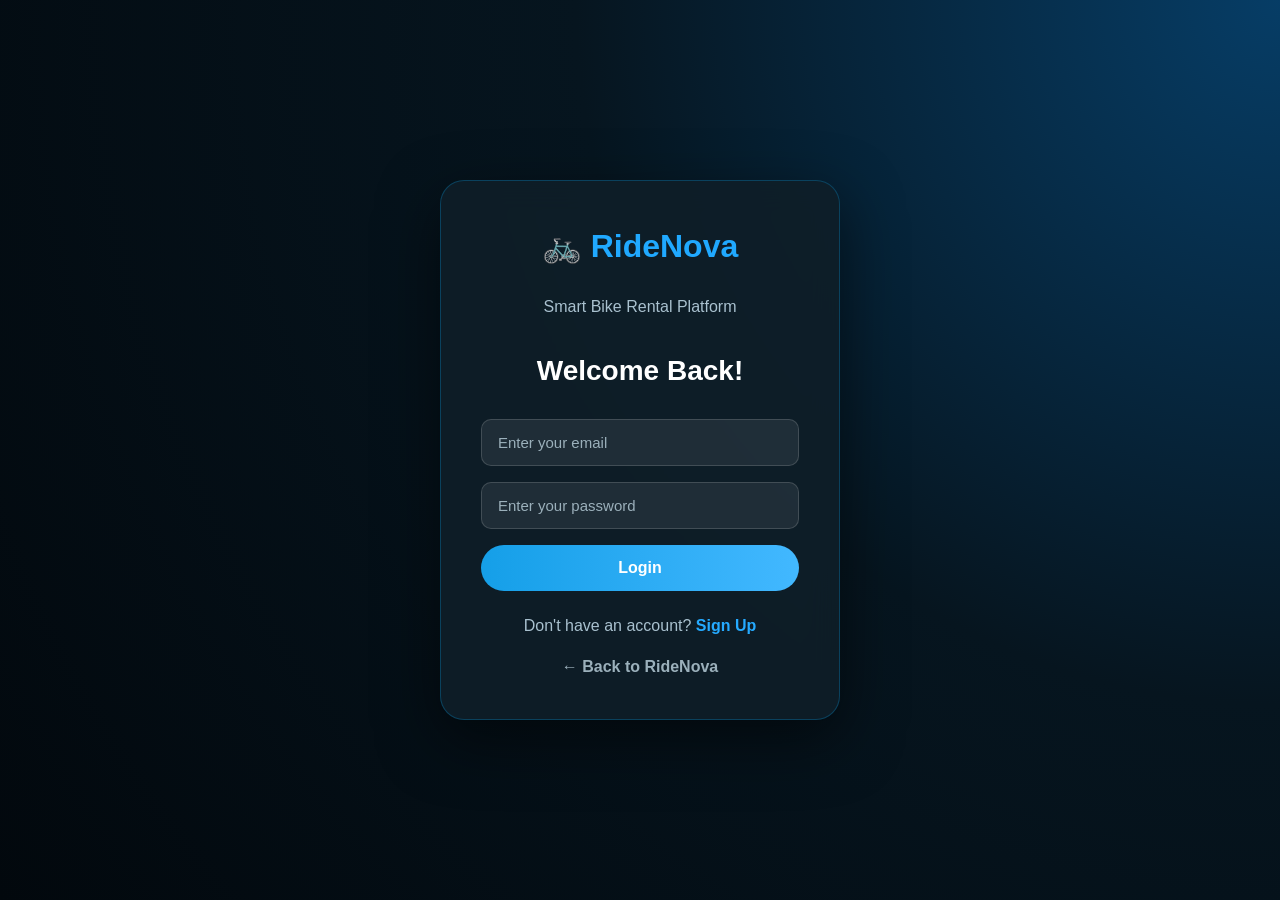
<file: login.html>
<!DOCTYPE html>
<html lang="en">

<head>
    <meta charset="UTF-8">
    <meta name="viewport" content="width=device-width, initial-scale=1.0">

    <title>RideNova - Login</title>

    <link rel="stylesheet" href="style.css">
</head>

<body>

    <div class="login-page">

        <div class="login-card">

            <div class="login-logo">
                🚲 RideNova
            </div>

            <p class="login-subtitle">
                Smart Bike Rental Platform
            </p>

            <h2>Welcome Back!</h2>

            <form id="loginForm">

                <input
                    type="email"
                    id="loginEmail"
                    placeholder="Enter your email"
                    required
                >

                <input
                    type="password"
                    id="loginPassword"
                    placeholder="Enter your password"
                    required
                >

                <button type="submit" class="login-btn">
                    Login
                </button>

            </form>

            <p>
                Don't have an account?
                <a href="register.html">Sign Up</a>
            </p>

            <a href="index.html" class="back-home">
                ← Back to RideNova
            </a>

        </div>

    </div>

    <script src="./auth.js"></script>

</body>
</html>
</file>
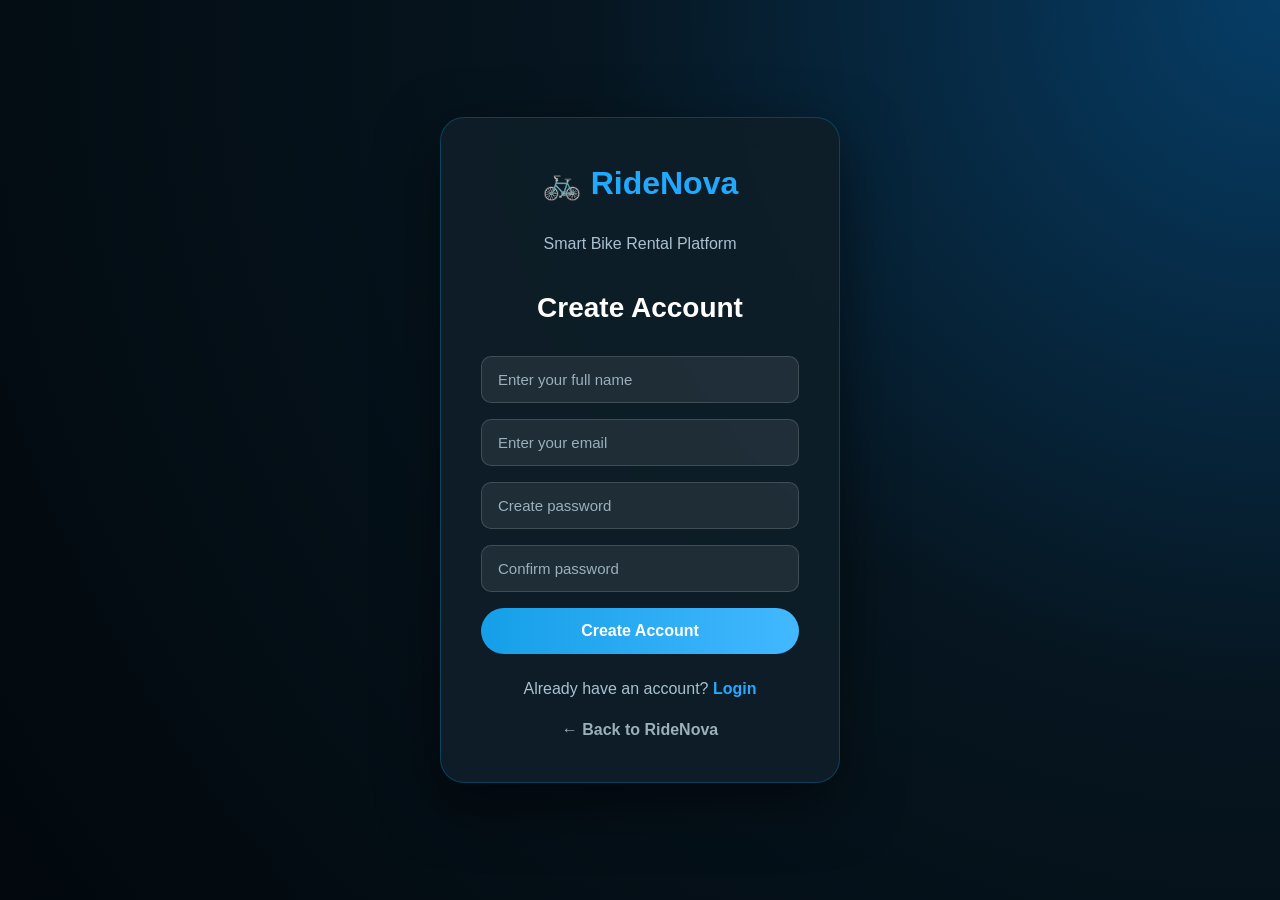
<file: register.html>
<!DOCTYPE html>
<html lang="en">

<head>
    <meta charset="UTF-8">
    <meta name="viewport" content="width=device-width, initial-scale=1.0">

    <title>RideNova - Create Account</title>

    <link rel="stylesheet" href="style.css">
</head>

<body>

    <div class="login-page">

        <div class="login-card">

            <div class="login-logo">
                🚲 RideNova
            </div>

            <p class="login-subtitle">
                Smart Bike Rental Platform
            </p>

            <h2>Create Account</h2>

            <form id="registerForm">

                <input
                    type="text"
                    id="registerName"
                    placeholder="Enter your full name"
                    required
                >

                <input
                    type="email"
                    id="registerEmail"
                    placeholder="Enter your email"
                    required
                >

                <input
                    type="password"
                    id="registerPassword"
                    placeholder="Create password"
                    required
                >

                <input
                    type="password"
                    id="confirmPassword"
                    placeholder="Confirm password"
                    required
                >

                <button type="submit" class="login-btn">
                    Create Account
                </button>

            </form>

            <p>
                Already have an account?
                <a href="login.html">Login</a>
            </p>

            <a href="index.html" class="back-home">
                ← Back to RideNova
            </a>

        </div>

    </div>

    <script src="./auth.js"></script>

</body>
</html>
</file>
<file: style.css>
/* Enhanced CSS with lighter gradients and premium features */

* {
    margin: 0;
    padding: 0;
    box-sizing: border-box;
}

:root {
    /* Lighter, more subtle gradients */
    --primary-color: #3b82f6;
    --primary-light: #60a5fa;
    --primary-dark: #1d4ed8;
    --primary-gradient: linear-gradient(135deg, #60a5fa 0%, #3b82f6 50%, #2563eb 100%);
    --secondary-color: #f59e0b;
    --secondary-gradient: linear-gradient(135deg, #fbbf24 0%, #f59e0b 100%);
    --success-color: #10b981;
    --success-gradient: linear-gradient(135deg, #34d399 0%, #10b981 100%);
    --warning-color: #f59e0b;
    --error-color: #ef4444;
    
    /* Background gradients - much lighter */
    --bg-gradient: linear-gradient(135deg, #f8fafc 0%, #e2e8f0 50%, #cbd5e1 100%);
    --bg-dark-gradient: linear-gradient(135deg, #1e293b 0%, #334155 50%, #475569 100%);
    --card-gradient: linear-gradient(135deg, rgba(255, 255, 255, 0.1) 0%, rgba(255, 255, 255, 0.05) 100%);
    
    /* Colors */
    --text-color: #1e293b;
    --text-light: #64748b;
    --text-white: #ffffff;
    --border-color: #e2e8f0;
    --shadow-color: rgba(0, 0, 0, 0.1);
    
    /* Spacing and effects */
    --border-radius: 20px;
    --shadow: 0 20px 25px -5px rgba(0, 0, 0, 0.1), 0 10px 10px -5px rgba(0, 0, 0, 0.04);
    --shadow-lg: 0 25px 50px -12px rgba(0, 0, 0, 0.25);
    --transition: all 0.3s cubic-bezier(0.4, 0, 0.2, 1);
    --transition-fast: all 0.15s ease;
    
    /* Typography */
    --font-primary: 'Inter', -apple-system, BlinkMacSystemFont, sans-serif;
    --font-weight-light: 300;
    --font-weight-normal: 400;
    --font-weight-medium: 500;
    --font-weight-semibold: 600;
    --font-weight-bold: 700;
    --font-weight-black: 800;
}

/* Dark theme variables */
[data-theme="dark"] {
    --bg-gradient: linear-gradient(135deg, #0f172a 0%, #1e293b 50%, #334155 100%);
    --text-color: #f8fafc;
    --text-light: #cbd5e1;
    --border-color: #334155;
    --card-gradient: linear-gradient(135deg, rgba(255, 255, 255, 0.08) 0%, rgba(255, 255, 255, 0.04) 100%);
}

/* Base styles */
html {
    scroll-behavior: smooth;
    font-size: 16px;
}

body {
    font-family: var(--font-primary);
    background: var(--bg-gradient);
    color: var(--text-color);
    line-height: 1.6;
    overflow-x: hidden;
    font-weight: var(--font-weight-normal);
}

.container {
    max-width: 1200px;
    margin: 0 auto;
    padding: 0 20px;
}

/* Preloader */
.preloader {
    position: fixed;
    top: 0;
    left: 0;
    width: 100%;
    height: 100%;
    background: var(--bg-gradient);
    display: flex;
    align-items: center;
    justify-content: center;
    z-index: 9999;
    transition: opacity 0.5s ease;
}

.preloader .loader {
    text-align: center;
}

.preloader .spinner {
    font-size: 3rem;
    color: var(--primary-color);
    animation: spin 1s linear infinite;
}

.preloader h3 {
    margin-top: 20px;
    font-weight: var(--font-weight-semibold);
    color: var(--text-light);
}

/* Navigation */
.navbar {
    position: fixed;
    top: 0;
    width: 100%;
    background: rgba(255, 255, 255, 0.95);
    backdrop-filter: blur(20px);
    z-index: 1000;
    padding: 15px 0;
    border-bottom: 1px solid var(--border-color);
    transition: var(--transition);
}

[data-theme="dark"] .navbar {
    background: rgba(15, 23, 42, 0.95);
}

.navbar.scrolled {
    padding: 10px 0;
    box-shadow: var(--shadow);
}

.nav-container {
    max-width: 1200px;
    margin: 0 auto;
    padding: 0 20px;
    display: flex;
    justify-content: space-between;
    align-items: center;
}

.nav-logo {
    display: flex;
    align-items: center;
    font-size: 24px;
    font-weight: var(--font-weight-bold);
    color: var(--primary-color);
    text-decoration: none;
}

.logo-icon {
    margin-right: 12px;
    font-size: 28px;
    animation: float 3s ease-in-out infinite;
}

.logo-text {
    background: var(--primary-gradient);
    -webkit-background-clip: text;
    -webkit-text-fill-color: transparent;
    background-clip: text;
}

.nav-menu {
    display: flex;
    list-style: none;
    align-items: center;
    gap: 35px;
}

.nav-link {
    text-decoration: none;
    color: var(--text-color);
    font-weight: var(--font-weight-medium);
    transition: var(--transition);
    position: relative;
    padding: 8px 0;
}

.nav-link:hover,
.nav-link.active {
    color: var(--primary-color);
}

.nav-link::after {
    content: '';
    position: absolute;
    bottom: 0;
    left: 0;
    width: 0;
    height: 2px;
    background: var(--primary-gradient);
    transition: var(--transition);
    border-radius: 1px;
}

.nav-link:hover::after,
.nav-link.active::after {
    width: 100%;
}

.btn-login {
    background: var(--primary-gradient);
    color: white;
    padding: 10px 24px;
    border-radius: 50px;
    text-decoration: none;
    font-weight: var(--font-weight-semibold);
    transition: var(--transition);
    border: none;
    cursor: pointer;
}

.btn-login:hover {
    transform: translateY(-2px);
    box-shadow: var(--shadow);
}

.theme-toggle {
    background: var(--card-gradient);
    border: 1px solid var(--border-color);
    border-radius: 50%;
    width: 40px;
    height: 40px;
    display: flex;
    align-items: center;
    justify-content: center;
    cursor: pointer;
    transition: var(--transition);
    color: var(--text-color);
}

.theme-toggle:hover {
    background: var(--primary-color);
    color: white;
    transform: scale(1.1);
}

.hamburger {
    display: none;
    flex-direction: column;
    cursor: pointer;
    padding: 5px;
}

.hamburger span {
    width: 25px;
    height: 3px;
    background: var(--text-color);
    margin: 3px 0;
    transition: var(--transition);
    border-radius: 2px;
}

/* Hero Section */
.hero {
    min-height: 100vh;
    display: flex;
    flex-direction: column;
    justify-content: center;
    align-items: center;
    padding: 120px 20px 60px;
    position: relative;
    overflow: hidden;
}

.hero-bg-animation {
    position: absolute;
    top: 0;
    left: 0;
    right: 0;
    bottom: 0;
    background: 
        radial-gradient(circle at 20% 50%, rgba(59, 130, 246, 0.1) 0%, transparent 50%),
        radial-gradient(circle at 80% 20%, rgba(245, 158, 11, 0.1) 0%, transparent 50%),
        radial-gradient(circle at 40% 80%, rgba(16, 185, 129, 0.1) 0%, transparent 50%);
    animation: gradientShift 15s ease infinite;
}

.hero-container {
    max-width: 1200px;
    display: grid;
    grid-template-columns: 1fr 1fr;
    gap: 80px;
    align-items: center;
    margin-bottom: 60px;
    position: relative;
    z-index: 2;
}

.hero-badge {
    display: inline-flex;
    align-items: center;
    gap: 8px;
    background: var(--card-gradient);
    border: 1px solid var(--border-color);
    padding: 8px 16px;
    border-radius: 50px;
    font-size: 14px;
    font-weight: var(--font-weight-semibold);
    color: var(--primary-color);
    margin-bottom: 24px;
    backdrop-filter: blur(10px);
    animation: fadeInUp 1s ease;
}

.hero-badge i {
    color: var(--secondary-color);
}

.hero-title {
    font-size: clamp(3rem, 8vw, 5rem);
    font-weight: var(--font-weight-black);
    line-height: 1.1;
    margin-bottom: 24px;
    animation: fadeInUp 1s ease 0.2s both;
}

.title-main {
    color: var(--text-color);
}

.title-accent {
    background: var(--primary-gradient);
    -webkit-background-clip: text;
    -webkit-text-fill-color: transparent;
    background-clip: text;
}

.hero-subtitle {
    font-size: 1.25rem;
    color: var(--text-light);
    margin-bottom: 32px;
    max-width: 500px;
    line-height: 1.6;
    font-weight: var(--font-weight-normal);
    animation: fadeInUp 1s ease 0.4s both;
}

.hero-features {
    display: flex;
    gap: 24px;
    margin-bottom: 40px;
    animation: fadeInUp 1s ease 0.6s both;
}

.mini-feature {
    display: flex;
    align-items: center;
    gap: 8px;
    font-size: 14px;
    font-weight: var(--font-weight-medium);
    color: var(--text-light);
}

.mini-feature i {
    color: var(--primary-color);
    font-size: 16px;
}

.hero-buttons {
    display: flex;
    gap: 20px;
    margin-bottom: 48px;
    animation: fadeInUp 1s ease 0.8s both;
}

.btn-primary,
.btn-secondary {
    display: inline-flex;
    align-items: center;
    gap: 10px;
    padding: 16px 32px;
    border-radius: 50px;
    font-size: 16px;
    font-weight: var(--font-weight-semibold);
    text-decoration: none;
    border: none;
    cursor: pointer;
    transition: var(--transition);
    position: relative;
    overflow: hidden;
}

.btn-primary {
    background: var(--primary-gradient);
    color: white;
    box-shadow: var(--shadow);
}

.btn-primary:hover {
    transform: translateY(-3px);
    box-shadow: var(--shadow-lg);
}

.btn-secondary {
    background: var(--card-gradient);
    color: var(--text-color);
    border: 2px solid var(--border-color);
    backdrop-filter: blur(10px);
}

.btn-secondary:hover {
    background: var(--primary-color);
    color: white;
    border-color: var(--primary-color);
    transform: translateY(-3px);
}

.hero-stats-mini {
    display: flex;
    gap: 32px;
    animation: fadeInUp 1s ease 1s both;
}

.stat-mini {
    text-align: left;
}

.stat-mini .stat-number {
    display: block;
    font-size: 2rem;
    font-weight: var(--font-weight-bold);
    color: var(--primary-color);
    line-height: 1;
}

.stat-mini .stat-label {
    font-size: 14px;
    color: var(--text-light);
    font-weight: var(--font-weight-medium);
}

.hero-image {
    display: flex;
    justify-content: center;
    align-items: center;
    position: relative;
}

.bike-showcase {
    position: relative;
    width: 400px;
    height: 400px;
    display: flex;
    align-items: center;
    justify-content: center;
}

.bike-3d {
    position: relative;
    z-index: 2;
}

.bike-main {
    width: 350px;
    height: 280px;
    object-fit: cover;
    border-radius: 20px;
    box-shadow: var(--shadow-lg);
    animation: float 6s ease-in-out infinite;
}

.floating-elements {
    position: absolute;
    top: 0;
    left: 0;
    right: 0;
    bottom: 0;
}

.floating-icon {
    position: absolute;
    width: 50px;
    height: 50px;
    background: var(--card-gradient);
    border: 1px solid var(--border-color);
    border-radius: 50%;
    display: flex;
    align-items: center;
    justify-content: center;
    font-size: 20px;
    color: var(--primary-color);
    backdrop-filter: blur(10px);
    animation: floatIcon 4s ease-in-out infinite;
}

.floating-icon:nth-child(2) {
    animation-delay: 1s;
}

.floating-icon:nth-child(3) {
    animation-delay: 2s;
}

.hero-stats {
    display: grid;
    grid-template-columns: repeat(auto-fit, minmax(200px, 1fr));
    gap: 40px;
    max-width: 1000px;
    position: relative;
    z-index: 2;
}

.stat-item {
    background: var(--card-gradient);
    border: 1px solid var(--border-color);
    border-radius: var(--border-radius);
    padding: 32px 24px;
    text-align: center;
    backdrop-filter: blur(20px);
    transition: var(--transition);
}

.stat-item:hover {
    transform: translateY(-8px);
    box-shadow: var(--shadow-lg);
}

.stat-icon {
    width: 60px;
    height: 60px;
    border-radius: 50%;
    background: var(--primary-gradient);
    display: flex;
    align-items: center;
    justify-content: center;
    margin: 0 auto 20px;
    font-size: 24px;
    color: white;
}

.stat-item .stat-number {
    display: block;
    font-size: 3rem;
    font-weight: var(--font-weight-black);
    color: var(--primary-color);
    line-height: 1;
    margin-bottom: 8px;
}

.stat-item .stat-label {
    font-size: 16px;
    color: var(--text-color);
    font-weight: var(--font-weight-semibold);
    margin-bottom: 4px;
}

.stat-growth {
    font-size: 12px;
    color: var(--success-color);
    font-weight: var(--font-weight-medium);
}

/* Search Section */
.search-section {
    padding: 40px 20px;
    margin: 0 20px;
    transform: translateY(-80px);
    position: relative;
    z-index: 10;
}

.search-container {
    max-width: 1200px;
    margin: 0 auto;
}

.search-card {
    background: rgba(255, 255, 255, 0.95);
    backdrop-filter: blur(20px);
    border: 1px solid var(--border-color);
    border-radius: var(--border-radius);
    padding: 40px;
    box-shadow: var(--shadow-lg);
}

[data-theme="dark"] .search-card {
    background: rgba(15, 23, 42, 0.95);
}

.search-header {
    text-align: center;
    margin-bottom: 32px;
}

.search-header h3 {
    font-size: 1.75rem;
    font-weight: var(--font-weight-bold);
    color: var(--text-color);
    margin-bottom: 8px;
}

.search-header p {
    color: var(--text-light);
    font-weight: var(--font-weight-medium);
}

.search-form {
    display: grid;
    grid-template-columns: repeat(auto-fit, minmax(200px, 1fr));
    gap: 24px;
    align-items: end;
}

.search-item {
    display: flex;
    align-items: flex-start;
    gap: 12px;
}

.search-icon {
    width: 40px;
    height: 40px;
    background: var(--primary-gradient);
    border-radius: 10px;
    display: flex;
    align-items: center;
    justify-content: center;
    color: white;
    font-size: 16px;
    margin-top: 24px;
    flex-shrink: 0;
}

.search-input {
    flex: 1;
}

.search-input label {
    display: block;
    font-size: 14px;
    font-weight: var(--font-weight-semibold);
    color: var(--text-light);
    margin-bottom: 8px;
}

.search-input select,
.search-input input {
    width: 100%;
    padding: 14px 16px;
    border: 2px solid var(--border-color);
    border-radius: 12px;
    background: white;
    color: var(--text-color);
    font-size: 16px;
    font-weight: var(--font-weight-medium);
    transition: var(--transition);
}

[data-theme="dark"] .search-input select,
[data-theme="dark"] .search-input input {
    background: rgba(255, 255, 255, 0.05);
    border-color: rgba(255, 255, 255, 0.1);
}

.search-input select:focus,
.search-input input:focus {
    outline: none;
    border-color: var(--primary-color);
    box-shadow: 0 0 0 3px rgba(59, 130, 246, 0.1);
}

.search-btn {
    background: var(--primary-gradient);
    color: white;
    border: none;
    padding: 16px 24px;
    border-radius: 12px;
    font-weight: var(--font-weight-semibold);
    cursor: pointer;
    transition: var(--transition);
    display: flex;
    align-items: center;
    gap: 10px;
    box-shadow: var(--shadow);
    min-width: 160px;
    justify-content: center;
}

.search-btn:hover {
    transform: translateY(-2px);
    box-shadow: var(--shadow-lg);
}

/* Map Section */
.map-section {
    padding: 80px 20px;
    background: var(--card-gradient);
    border-top: 1px solid var(--border-color);
}

.section-header {
    text-align: center;
    margin-bottom: 60px;
}

.section-header h2 {
    font-size: clamp(2rem, 5vw, 3rem);
    font-weight: var(--font-weight-black);
    color: var(--text-color);
    margin-bottom: 16px;
}

.section-header p {
    font-size: 1.125rem;
    color: var(--text-light);
    font-weight: var(--font-weight-medium);
    max-width: 600px;
    margin: 0 auto;
}

.map-container {
    display: grid;
    grid-template-columns: 2fr 1fr;
    gap: 40px;
    align-items: start;
}

.live-map {
    background: var(--card-gradient);
    border: 1px solid var(--border-color);
    border-radius: var(--border-radius);
    height: 500px;
    position: relative;
    overflow: hidden;
    backdrop-filter: blur(10px);
}

.map-placeholder {
    height: 100%;
    display: flex;
    flex-direction: column;
    align-items: center;
    justify-content: center;
    position: relative;
    background: 
        radial-gradient(circle at 30% 30%, rgba(59, 130, 246, 0.05) 0%, transparent 50%),
        radial-gradient(circle at 70% 70%, rgba(245, 158, 11, 0.05) 0%, transparent 50%);
}

.map-overlay {
    text-align: center;
    z-index: 2;
}

.map-overlay i {
    font-size: 80px;
    color: var(--primary-color);
    margin-bottom: 20px;
    opacity: 0.7;
}

.map-overlay h4 {
    font-size: 1.5rem;
    font-weight: var(--font-weight-bold);
    color: var(--text-color);
    margin-bottom: 8px;
}

.map-overlay p {
    color: var(--text-light);
    font-weight: var(--font-weight-medium);
}

.bike-markers {
    position: absolute;
    top: 0;
    left: 0;
    right: 0;
    bottom: 0;
}

.marker {
    position: absolute;
    width: 45px;
    height: 45px;
    border-radius: 50%;
    display: flex;
    align-items: center;
    justify-content: center;
    color: white;
    font-size: 20px;
    cursor: pointer;
    transition: var(--transition);
    box-shadow: var(--shadow);
}

.marker.available {
    background: var(--success-gradient);
}

.marker.busy {
    background: linear-gradient(135deg, #f59e0b 0%, #d97706 100%);
}

.marker.unavailable {
    background: linear-gradient(135deg, #ef4444 0%, #dc2626 100%);
}

.marker:hover {
    transform: scale(1.2);
}

.marker.pulse {
    animation: pulse 2s infinite;
}

.marker-tooltip {
    position: absolute;
    top: -50px;
    left: 50%;
    transform: translateX(-50%);
    background: rgba(0, 0, 0, 0.9);
    color: white;
    padding: 8px 12px;
    border-radius: 8px;
    font-size: 12px;
    font-weight: var(--font-weight-medium);
    white-space: nowrap;
    opacity: 0;
    transition: var(--transition);
    pointer-events: none;
}

.marker:hover .marker-tooltip {
    opacity: 1;
}

.map-controls-overlay {
    position: absolute;
    top: 20px;
    right: 20px;
    display: flex;
    flex-direction: column;
    gap: 10px;
}

.map-control-btn {
    width: 45px;
    height: 45px;
    background: white;
    border: 1px solid var(--border-color);
    border-radius: 12px;
    display: flex;
    align-items: center;
    justify-content: center;
    color: var(--text-color);
    cursor: pointer;
    transition: var(--transition);
    box-shadow: var(--shadow);
}

[data-theme="dark"] .map-control-btn {
    background: rgba(15, 23, 42, 0.9);
}

.map-control-btn:hover {
    background: var(--primary-color);
    color: white;
    transform: scale(1.05);
}

.map-sidebar {
    display: flex;
    flex-direction: column;
    gap: 24px;
}

.map-filters,
.nearby-stations,
.legend {
    background: var(--card-gradient);
    border: 1px solid var(--border-color);
    border-radius: var(--border-radius);
    padding: 24px;
    backdrop-filter: blur(10px);
}

.map-filters h4,
.nearby-stations h4,
.legend h4 {
    font-size: 1.125rem;
    font-weight: var(--font-weight-bold);
    color: var(--text-color);
    margin-bottom: 16px;
}

.filter-buttons {
    display: flex;
    flex-direction: column;
    gap: 8px;
}

.filter-btn {
    display: flex;
    align-items: center;
    gap: 10px;
    background: transparent;
    border: 2px solid var(--border-color);
    color: var(--text-light);
    padding: 12px 16px;
    border-radius: 10px;
    cursor: pointer;
    transition: var(--transition);
    font-weight: var(--font-weight-medium);
    text-align: left;
}

.filter-btn:hover,
.filter-btn.active {
    background: var(--primary-color);
    border-color: var(--primary-color);
    color: white;
}

.station-list {
    display: flex;
    flex-direction: column;
    gap: 12px;
}

.station-item {
    display: flex;
    justify-content: space-between;
    align-items: center;
    padding: 16px;
    background: var(--card-gradient);
    border: 1px solid var(--border-color);
    border-radius: 12px;
    transition: var(--transition);
}

.station-item:hover {
    transform: translateX(4px);
    box-shadow: var(--shadow);
}

.station-info h5 {
    font-weight: var(--font-weight-semibold);
    color: var(--text-color);
    margin-bottom: 4px;
}

.distance {
    font-size: 12px;
    color: var(--text-light);
    font-weight: var(--font-weight-medium);
}

.station-status {
    display: flex;
    align-items: center;
    gap: 6px;
    padding: 6px 12px;
    border-radius: 20px;
    font-size: 12px;
    font-weight: var(--font-weight-bold);
}

.station-status.available {
    background: rgba(16, 185, 129, 0.1);
    color: var(--success-color);
}

.station-status.busy {
    background: rgba(245, 158, 11, 0.1);
    color: var(--warning-color);
}

.legend-items {
    display: flex;
    flex-direction: column;
    gap: 12px;
}

.legend-item {
    display: flex;
    align-items: center;
    gap: 12px;
    font-size: 14px;
    font-weight: var(--font-weight-medium);
    color: var(--text-light);
}

.legend-color {
    width: 16px;
    height: 16px;
    border-radius: 50%;
    flex-shrink: 0;
}

.legend-color.available {
    background: var(--success-gradient);
}

.legend-color.busy {
    background: linear-gradient(135deg, #f59e0b 0%, #d97706 100%);
}

.legend-color.unavailable {
    background: linear-gradient(135deg, #ef4444 0%, #dc2626 100%);
}

/* Bikes Section */
.bikes-section {
    padding: 80px 20px;
    background: white;
}

[data-theme="dark"] .bikes-section {
    background: #0f172a;
}

.bike-categories {
    display: flex;
    justify-content: center;
    gap: 16px;
    margin-bottom: 48px;
    flex-wrap: wrap;
}

.category-btn {
    display: flex;
    align-items: center;
    gap: 8px;
    background: var(--card-gradient);
    border: 2px solid var(--border-color);
    color: var(--text-light);
    padding: 12px 24px;
    border-radius: 50px;
    cursor: pointer;
    transition: var(--transition);
    font-weight: var(--font-weight-semibold);
    backdrop-filter: blur(10px);
}

.category-btn:hover,
.category-btn.active {
    background: var(--primary-gradient);
    border-color: var(--primary-color);
    color: white;
    transform: translateY(-2px);
    box-shadow: var(--shadow);
}

.bikes-grid {
    display: grid;
    grid-template-columns: repeat(auto-fit, minmax(380px, 1fr));
    gap: 32px;
}

.bike-card {
    background: var(--card-gradient);
    border: 1px solid var(--border-color);
    border-radius: var(--border-radius);
    padding: 24px;
    transition: var(--transition);
    position: relative;
    overflow: hidden;
    backdrop-filter: blur(20px);
}

.bike-card:hover {
    transform: translateY(-8px);
    box-shadow: var(--shadow-lg);
}

.bike-card.premium {
    border: 2px solid var(--primary-color);
    background: linear-gradient(135deg, rgba(59, 130, 246, 0.05) 0%, rgba(59, 130, 246, 0.02) 100%);
}

.bike-badges {
    position: absolute;
    top: 16px;
    right: 16px;
    display: flex;
    flex-direction: column;
    gap: 8px;
    z-index: 3;
}

.premium-badge,
.popular-badge,
.eco-badge,
.new-badge,
.family-badge,
.exclusive-badge {
    display: flex;
    align-items: center;
    gap: 6px;
    padding: 6px 12px;
    border-radius: 20px;
    font-size: 12px;
    font-weight: var(--font-weight-bold);
    text-transform: uppercase;
    letter-spacing: 0.5px;
}

.premium-badge {
    background: var(--primary-gradient);
    color: white;
}

.popular-badge {
    background: linear-gradient(135deg, #ef4444 0%, #dc2626 100%);
    color: white;
}

.eco-badge {
    background: var(--success-gradient);
    color: white;
}

.new-badge,
.exclusive-badge {
    background: var(--secondary-gradient);
    color: white;
}

.family-badge {
    background: linear-gradient(135deg, #8b5cf6 0%, #7c3aed 100%);
    color: white;
}

.bike-image {
    position: relative;
    margin-bottom: 24px;
    border-radius: 16px;
    overflow: hidden;
    height: 250px;
    background: var(--card-gradient);
}

.bike-img {
    width: 100%;
    height: 100%;
    object-fit: cover;
    transition: var(--transition);
}

.bike-card:hover .bike-img {
    transform: scale(1.05);
}

.bike-status {
    position: absolute;
    top: 16px;
    left: 16px;
    display: flex;
    align-items: center;
    gap: 6px;
    padding: 8px 12px;
    border-radius: 20px;
    font-size: 12px;
    font-weight: var(--font-weight-bold);
    backdrop-filter: blur(10px);
}

.bike-status.available {
    background: rgba(16, 185, 129, 0.9);
    color: white;
}

.bike-status.limited {
    background: rgba(245, 158, 11, 0.9);
    color: white;
}

.quick-view {
    position: absolute;
    bottom: 16px;
    left: 50%;
    transform: translateX(-50%) translateY(100%);
    display: flex;
    align-items: center;
    gap: 8px;
    background: rgba(0, 0, 0, 0.8);
    color: white;
    padding: 10px 16px;
    border-radius: 20px;
    font-size: 14px;
    font-weight: var(--font-weight-semibold);
    cursor: pointer;
    transition: var(--transition);
}

.bike-card:hover .quick-view {
    transform: translateX(-50%) translateY(0);
}

.bike-info {
    flex: 1;
}

.bike-header {
    display: flex;
    justify-content: space-between;
    align-items: start;
    margin-bottom: 16px;
}

.bike-header h3 {
    font-size: 1.375rem;
    font-weight: var(--font-weight-bold);
    color: var(--text-color);
}

.bike-rating {
    display: flex;
    align-items: center;
    gap: 8px;
}

.stars {
    display: flex;
    gap: 2px;
}

.stars i {
    font-size: 14px;
    color: var(--secondary-color);
}

.rating-count {
    font-size: 12px;
    color: var(--text-light);
    font-weight: var(--font-weight-medium);
}

.bike-features {
    display: grid;
    grid-template-columns: repeat(2, 1fr);
    gap: 8px;
    margin-bottom: 20px;
}

.feature-item {
    display: flex;
    align-items: center;
    gap: 8px;
    font-size: 13px;
    font-weight: var(--font-weight-medium);
    color: var(--text-light);
    padding: 8px;
    background: var(--card-gradient);
    border-radius: 8px;
    border: 1px solid var(--border-color);
}

.feature-item i {
    color: var(--primary-color);
    font-size: 14px;
    width: 16px;
    text-align: center;
}

.bike-price {
    display: flex;
    align-items: center;
    gap: 16px;
    margin-bottom: 20px;
}

.price-main {
    display: flex;
    align-items: baseline;
    gap: 4px;
}

.currency {
    font-size: 1.125rem;
    font-weight: var(--font-weight-bold);
    color: var(--primary-color);
}

.amount {
    font-size: 2rem;
    font-weight: var(--font-weight-black);
    color: var(--primary-color);
}

.period {
    font-size: 1rem;
    font-weight: var(--font-weight-medium);
    color: var(--text-light);
}

.price-original {
    font-size: 1rem;
    color: var(--text-light);
    text-decoration: line-through;
    font-weight: var(--font-weight-medium);
}

.discount-badge {
    background: var(--error-color);
    color: white;
    padding: 4px 8px;
    border-radius: 12px;
    font-size: 11px;
    font-weight: var(--font-weight-bold);
    text-transform: uppercase;
}

.bike-actions {
    display: flex;
    gap: 12px;
}

.btn-rent {
    flex: 1;
    background: var(--primary-gradient);
    color: white;
    border: none;
    padding: 14px 20px;
    border-radius: 12px;
    font-weight: var(--font-weight-semibold);
    cursor: pointer;
    transition: var(--transition);
    display: flex;
    align-items: center;
    justify-content: center;
    gap: 8px;
}

.btn-rent:hover {
    transform: translateY(-2px);
    box-shadow: var(--shadow);
}

.btn-wishlist {
    width: 50px;
    height: 50px;
    background: var(--card-gradient);
    border: 2px solid var(--border-color);
    border-radius: 12px;
    display: flex;
    align-items: center;
    justify-content: center;
    cursor: pointer;
    transition: var(--transition);
    color: var(--text-light);
}

.btn-wishlist:hover {
    background: var(--error-color);
    border-color: var(--error-color);
    color: white;
    transform: scale(1.05);
}

.load-more-section {
    text-align: center;
    margin-top: 60px;
}

.btn-load-more {
    background: var(--card-gradient);
    border: 2px solid var(--primary-color);
    color: var(--primary-color);
    padding: 16px 32px;
    border-radius: 50px;
    font-weight: var(--font-weight-semibold);
    cursor: pointer;
    transition: var(--transition);
    display: inline-flex;
    align-items: center;
    gap: 10px;
    margin-bottom: 16px;
}

.btn-load-more:hover {
    background: var(--primary-color);
    color: white;
    transform: translateY(-2px);
}

.load-more-section p {
    color: var(--text-light);
    font-weight: var(--font-weight-medium);
}

/* Features Section */
.features-section {
    padding: 80px 20px;
    background: var(--card-gradient);
    border-top: 1px solid var(--border-color);
}

.features-grid {
    display: grid;
    grid-template-columns: repeat(auto-fit, minmax(300px, 1fr));
    gap: 32px;
}

.feature-card {
    background: white;
    border: 1px solid var(--border-color);
    border-radius: var(--border-radius);
    padding: 32px;
    text-align: center;
    transition: var(--transition);
    position: relative;
    overflow: hidden;
}

[data-theme="dark"] .feature-card {
    background: rgba(15, 23, 42, 0.8);
}

.feature-card::before {
    content: '';
    position: absolute;
    top: 0;
    left: -100%;
    width: 100%;
    height: 100%;
    background: linear-gradient(90deg, transparent, rgba(59, 130, 246, 0.1), transparent);
    transition: left 0.5s ease;
}

.feature-card:hover::before {
    left: 100%;
}

.feature-card:hover {
    transform: translateY(-8px);
    box-shadow: var(--shadow-lg);
}

.feature-icon {
    width: 80px;
    height: 80px;
    border-radius: 50%;
    background: var(--primary-gradient);
    display: flex;
    align-items: center;
    justify-content: center;
    margin: 0 auto 24px;
    font-size: 32px;
    color: white;
    position: relative;
    z-index: 2;
}

.feature-card h3 {
    font-size: 1.375rem;
    font-weight: var(--font-weight-bold);
    color: var(--text-color);
    margin-bottom: 16px;
}

.feature-card p {
    color: var(--text-light);
    line-height: 1.6;
    font-weight: var(--font-weight-medium);
    margin-bottom: 24px;
}

.feature-demo {
    margin-top: 20px;
}

.demo-btn {
    background: var(--card-gradient);
    border: 2px solid var(--primary-color);
    color: var(--primary-color);
    padding: 10px 20px;
    border-radius: 25px;
    font-weight: var(--font-weight-semibold);
    cursor: pointer;
    transition: var(--transition);
    display: inline-flex;
    align-items: center;
    gap: 8px;
    font-size: 14px;
}

.demo-btn:hover {
    background: var(--primary-color);
    color: white;
    transform: translateY(-2px);
}

/* Pricing Section */
.pricing-section {
    padding: 80px 20px;
    background: white;
}

[data-theme="dark"] .pricing-section {
    background: #0f172a;
}

.pricing-toggle {
    display: flex;
    align-items: center;
    justify-content: center;
    gap: 16px;
    margin-bottom: 48px;
    position: relative;
}

.toggle-label {
    font-weight: var(--font-weight-semibold);
    color: var(--text-light);
}

.toggle-switch {
    position: relative;
    display: inline-block;
    width: 60px;
    height: 34px;
}

.toggle-switch input {
    opacity: 0;
    width: 0;
    height: 0;
}

.toggle-slider {
    position: absolute;
    cursor: pointer;
    top: 0;
    left: 0;
    right: 0;
    bottom: 0;
    background: var(--border-color);
    transition: var(--transition);
    border-radius: 34px;
}

.toggle-slider:before {
    position: absolute;
    content: "";
    height: 26px;
    width: 26px;
    left: 4px;
    bottom: 4px;
    background: white;
    transition: var(--transition);
    border-radius: 50%;
}

input:checked + .toggle-slider {
    background: var(--primary-color);
}

input:checked + .toggle-slider:before {
    transform: translateX(26px);
}

.save-badge {
    position: absolute;
    top: -10px;
    right: -20px;
    background: var(--success-color);
    color: white;
    padding: 4px 12px;
    border-radius: 20px;
    font-size: 12px;
    font-weight: var(--font-weight-bold);
}

.pricing-grid {
    display: grid;
    grid-template-columns: repeat(auto-fit, minmax(320px, 1fr));
    gap: 32px;
}

.pricing-card {
    background: var(--card-gradient);
    border: 2px solid var(--border-color);
    border-radius: var(--border-radius);
    padding: 32px;
    text-align: center;
    transition: var(--transition);
    position: relative;
    backdrop-filter: blur(20px);
}

.pricing-card.popular {
    border-color: var(--primary-color);
    transform: scale(1.05);
    background: linear-gradient(135deg, rgba(59, 130, 246, 0.05) 0%, rgba(59, 130, 246, 0.02) 100%);
}

.pricing-card:hover {
    transform: translateY(-8px);
    box-shadow: var(--shadow-lg);
}

.pricing-card.popular:hover {
    transform: translateY(-8px) scale(1.05);
}

.popular-badge {
    position: absolute;
    top: -12px;
    left: 50%;
    transform: translateX(-50%);
    background: var(--primary-gradient);
    color: white;
    padding: 8px 24px;
    border-radius: 20px;
    font-size: 12px;
    font-weight: var(--font-weight-bold);
    display: flex;
    align-items: center;
    gap: 6px;
}

.plan-header h3 {
    font-size: 1.5rem;
    font-weight: var(--font-weight-bold);
    color: var(--text-color);
    margin-bottom: 8px;
}

.plan-header p {
    color: var(--text-light);
    font-weight: var(--font-weight-medium);
    margin-bottom: 24px;
}

.plan-price {
    margin-bottom: 32px;
}

.plan-price .currency {
    font-size: 1.5rem;
    font-weight: var(--font-weight-bold);
    color: var(--primary-color);
}

.plan-price .amount {
    font-size: 3.5rem;
    font-weight: var(--font-weight-black);
    color: var(--primary-color);
}

.plan-price .period {
    font-size: 1.125rem;
    color: var(--text-light);
    font-weight: var(--font-weight-medium);
}

.plan-features {
    display: flex;
    flex-direction: column;
    gap: 16px;
    margin-bottom: 32px;
    text-align: left;
}

.plan-features .feature-item {
    display: flex;
    align-items: center;
    gap: 12px;
    font-weight: var(--font-weight-medium);
}

.plan-features .feature-item i {
    width: 20px;
    font-size: 16px;
}

.plan-features .feature-item.disabled {
    opacity: 0.5;
}

.plan-features .fa-check {
    color: var(--success-color);
}

.plan-features .fa-times {
    color: var(--error-color);
}

.plan-btn {
    width: 100%;
    background: var(--primary-gradient);
    color: white;
    border: none;
    padding: 16px 24px;
    border-radius: 12px;
    font-weight: var(--font-weight-semibold);
    cursor: pointer;
    transition: var(--transition);
    font-size: 16px;
}

.plan-btn:hover {
    transform: translateY(-2px);
    box-shadow: var(--shadow);
}

.pricing-card.basic .plan-btn {
    background: var(--card-gradient);
    color: var(--primary-color);
    border: 2px solid var(--primary-color);
}

.pricing-card.basic .plan-btn:hover {
    background: var(--primary-color);
    color: white;
}

/* Modal Styles */
.modal {
    display: none;
    position: fixed;
    z-index: 2000;
    left: 0;
    top: 0;
    width: 100%;
    height: 100%;
    background: rgba(0, 0, 0, 0.8);
    backdrop-filter: blur(10px);
}

.modal-content {
    background: white;
    margin: 2% auto;
    padding: 0;
    border-radius: var(--border-radius);
    width: 90%;
    max-width: 800px;
    max-height: 95vh;
    overflow-y: auto;
    position: relative;
    box-shadow: var(--shadow-lg);
}

[data-theme="dark"] .modal-content {
    background: #1e293b;
}

.close {
    position: absolute;
    right: 20px;
    top: 20px;
    font-size: 24px;
    font-weight: var(--font-weight-bold);
    color: var(--text-light);
    cursor: pointer;
    z-index: 10;
    width: 40px;
    height: 40px;
    border-radius: 50%;
    display: flex;
    align-items: center;
    justify-content: center;
    transition: var(--transition);
}

.close:hover {
    background: var(--error-color);
    color: white;
}

.modal-header {
    padding: 40px 40px 20px;
    text-align: center;
    border-bottom: 1px solid var(--border-color);
}

.modal-header h2 {
    font-size: 2rem;
    font-weight: var(--font-weight-bold);
    color: var(--text-color);
    margin-bottom: 8px;
}

.modal-header p {
    color: var(--text-light);
    font-weight: var(--font-weight-medium);
}

.booking-progress {
    display: flex;
    justify-content: center;
    align-items: center;
    gap: 40px;
    padding: 30px 40px;
    border-bottom: 1px solid var(--border-color);
}

.progress-step {
    display: flex;
    flex-direction: column;
    align-items: center;
    gap: 8px;
    position: relative;
}

.progress-step::after {
    content: '';
    position: absolute;
    top: 20px;
    left: 100%;
    width: 40px;
    height: 2px;
    background: var(--border-color);
    z-index: -1;
}

.progress-step:last-child::after {
    display: none;
}

.progress-step.active::after {
    background: var(--primary-color);
}

.step-number {
    width: 40px;
    height: 40px;
    border-radius: 50%;
    background: var(--border-color);
    display: flex;
    align-items: center;
    justify-content: center;
    font-weight: var(--font-weight-bold);
    color: var(--text-light);
    transition: var(--transition);
}

.progress-step.active .step-number {
    background: var(--primary-color);
    color: white;
}

.progress-step span {
    font-size: 14px;
    font-weight: var(--font-weight-medium);
    color: var(--text-light);
}

.progress-step.active span {
    color: var(--primary-color);
}

.booking-step {
    display: none;
    padding: 40px;
}

.booking-step.active {
    display: block;
}

.selected-bike-info {
    display: flex;
    justify-content: space-between;
    align-items: center;
    background: var(--card-gradient);
    border: 1px solid var(--border-color);
    border-radius: 16px;
    padding: 20px;
    margin-bottom: 32px;
}

.bike-preview {
    display: flex;
    align-items: center;
    gap: 16px;
}

.bike-preview img {
    width: 80px;
    height: 60px;
    object-fit: cover;
    border-radius: 12px;
}

.bike-details h4 {
    font-size: 1.125rem;
    font-weight: var(--font-weight-bold);
    color: var(--text-color);
    margin-bottom: 4px;
}

.bike-details p {
    font-size: 14px;
    color: var(--text-light);
    font-weight: var(--font-weight-medium);
}

.bike-price-preview .price {
    font-size: 1.5rem;
    font-weight: var(--font-weight-bold);
    color: var(--primary-color);
}

.form-section {
    margin-bottom: 32px;
}

.form-section h3 {
    font-size: 1.25rem;
    font-weight: var(--font-weight-bold);
    color: var(--text-color);
    margin-bottom: 16px;
    padding-bottom: 8px;
    border-bottom: 2px solid var(--border-color);
}

.form-row {
    display: grid;
    grid-template-columns: repeat(auto-fit, minmax(200px, 1fr));
    gap: 20px;
    margin-bottom: 20px;
}

.form-group {
    display: flex;
    flex-direction: column;
}

.form-group label {
    font-size: 14px;
    font-weight: var(--font-weight-semibold);
    color: var(--text-color);
    margin-bottom: 8px;
}

.form-group input,
.form-group select {
    padding: 14px 16px;
    border: 2px solid var(--border-color);
    border-radius: 12px;
    background: white;
    color: var(--text-color);
    font-size: 16px;
    font-weight: var(--font-weight-medium);
    transition: var(--transition);
}

[data-theme="dark"] .form-group input,
[data-theme="dark"] .form-group select {
    background: rgba(255, 255, 255, 0.05);
    border-color: rgba(255, 255, 255, 0.1);
}

.form-group input:focus,
.form-group select:focus {
    outline: none;
    border-color: var(--primary-color);
    box-shadow: 0 0 0 3px rgba(59, 130, 246, 0.1);
}

.payment-methods {
    display: grid;
    grid-template-columns: repeat(auto-fit, minmax(200px, 1fr));
    gap: 16px;
    margin-bottom: 24px;
}

.payment-method {
    background: var(--card-gradient);
    border: 2px solid var(--border-color);
    border-radius: 12px;
    padding: 16px;
    cursor: pointer;
    transition: var(--transition);
    display: flex;
    align-items: center;
    justify-content: space-between;
    position: relative;
}

.payment-method:hover {
    border-color: var(--primary-color);
    transform: translateY(-2px);
}

.payment-method input[type="radio"] {
    position: absolute;
    opacity: 0;
}

.payment-method input[type="radio"]:checked + .method-info {
    color: var(--primary-color);
}

.payment-method input[type="radio"]:checked ~ .fa-check {
    opacity: 1;
    color: var(--primary-color);
}

.method-info {
    display: flex;
    align-items: center;
    gap: 12px;
    font-weight: var(--font-weight-semibold);
    color: var(--text-light);
}

.method-info i {
    font-size: 20px;
}

.payment-method .fa-check {
    opacity: 0;
    transition: var(--transition);
}

.payment-details {
    background: var(--card-gradient);
    border: 1px solid var(--border-color);
    border-radius: 16px;
    padding: 24px;
    margin-bottom: 32px;
}

.payment-details h3 {
    font-size: 1.125rem;
    font-weight: var(--font-weight-bold);
    color: var(--text-color);
    margin-bottom: 20px;
}

.card-input {
    margin-bottom: 16px;
}

.card-input label {
    display: block;
    font-size: 14px;
    font-weight: var(--font-weight-semibold);
    color: var(--text-color);
    margin-bottom: 8px;
}

.card-input input {
    width: 100%;
    padding: 14px 16px;
    border: 2px solid var(--border-color);
    border-radius: 12px;
    font-size: 16px;
    font-weight: var(--font-weight-medium);
}

.booking-summary {
    background: var(--card-gradient);
    border: 1px solid var(--border-color);
    border-radius: 16px;
    padding: 24px;
    margin-bottom: 32px;
}

.booking-summary h3 {
    font-size: 1.125rem;
    font-weight: var(--font-weight-bold);
    color: var(--text-color);
    margin-bottom: 20px;
}

.summary-item {
    display: flex;
    justify-content: space-between;
    align-items: center;
    padding: 8px 0;
    font-weight: var(--font-weight-medium);
    color: var(--text-light);
    border-bottom: 1px solid var(--border-color);
}

.summary-item:last-child {
    border-bottom: none;
}

.summary-item.discount {
    color: var(--success-color);
}

.summary-total {
    display: flex;
    justify-content: space-between;
    align-items: center;
    padding: 16px 0;
    font-size: 1.125rem;
    font-weight: var(--font-weight-bold);
    color: var(--text-color);
    border-top: 2px solid var(--border-color);
    margin-top: 16px;
}

.step-actions {
    display: flex;
    justify-content: space-between;
    gap: 16px;
    margin-top: 40px;
}

.btn-next,
.btn-back,
.btn-book {
    padding: 16px 32px;
    border-radius: 12px;
    font-weight: var(--font-weight-semibold);
    cursor: pointer;
    transition: var(--transition);
    display: flex;
    align-items: center;
    gap: 10px;
    border: none;
    font-size: 16px;
}

.btn-next,
.btn-book {
    background: var(--primary-gradient);
    color: white;
    flex: 1;
    justify-content: center;
}

.btn-back {
    background: var(--card-gradient);
    color: var(--text-color);
    border: 2px solid var(--border-color);
}

.btn-next:hover,
.btn-book:hover {
    transform: translateY(-2px);
    box-shadow: var(--shadow);
}

.btn-back:hover {
    background: var(--border-color);
}

.confirmation-details {
    text-align: center;
}

.confirmation-header {
    margin-bottom: 40px;
}

.confirmation-header i {
    font-size: 4rem;
    color: var(--success-color);
    margin-bottom: 20px;
}

.confirmation-header h3 {
    font-size: 1.75rem;
    font-weight: var(--font-weight-bold);
    color: var(--text-color);
    margin-bottom: 8px;
}

.confirmation-header p {
    color: var(--text-light);
    font-weight: var(--font-weight-medium);
}

.confirmation-sections {
    display: grid;
    grid-template-columns: repeat(auto-fit, minmax(250px, 1fr));
    gap: 24px;
    margin-bottom: 32px;
    text-align: left;
}

.confirmation-section {
    background: var(--card-gradient);
    border: 1px solid var(--border-color);
    border-radius: 16px;
    padding: 20px;
}

.confirmation-section h4 {
    font-size: 1.125rem;
    font-weight: var(--font-weight-bold);
    color: var(--text-color);
    margin-bottom: 16px;
    padding-bottom: 8px;
    border-bottom: 1px solid var(--border-color);
}

.detail-item {
    display: flex;
    justify-content: space-between;
    align-items: center;
    padding: 8px 0;
    font-weight: var(--font-weight-medium);
}

.detail-item:first-child {
    color: var(--text-light);
}

.detail-item:last-child {
    color: var(--text-color);
}

.terms-agreement {
    margin-bottom: 32px;
}

.checkbox-container {
    display: flex;
    align-items: center;
    gap: 12px;
    cursor: pointer;
    font-weight: var(--font-weight-medium);
    color: var(--text-light);
}

.checkbox-container input[type="checkbox"] {
    opacity: 0;
    position: absolute;
}

.checkmark {
    width: 20px;
    height: 20px;
    border: 2px solid var(--border-color);
    border-radius: 4px;
    display: flex;
    align-items: center;
    justify-content: center;
    transition: var(--transition);
}

.checkbox-container input[type="checkbox"]:checked + .checkmark {
    background: var(--primary-color);
    border-color: var(--primary-color);
}

.checkbox-container input[type="checkbox"]:checked + .checkmark::after {
    content: '✓';
    color: white;
    font-weight: bold;
}

.checkbox-container a {
    color: var(--primary-color);
    text-decoration: none;
}

.checkbox-container a:hover {
    text-decoration: underline;
}

/* Footer */
.footer {
    background: var(--bg-dark-gradient);
    color: var(--text-white);
    padding: 80px 20px 20px;
    margin-top: 100px;
}

.footer-content {
    display: grid;
    grid-template-columns: repeat(auto-fit, minmax(250px, 1fr));
    gap: 40px;
    margin-bottom: 40px;
}

.footer-logo {
    display: flex;
    align-items: center;
    font-size: 24px;
    font-weight: var(--font-weight-bold);
    color: var(--primary-color);
    margin-bottom: 16px;
}

.footer-logo i {
    margin-right: 12px;
    font-size: 28px;
}

.footer-section p {
    color: rgba(255, 255, 255, 0.8);
    line-height: 1.6;
    margin-bottom: 24px;
    font-weight: var(--font-weight-medium);
}

.social-links {
    display: flex;
    gap: 12px;
}

.social-link {
    width: 45px;
    height: 45px;
    border-radius: 50%;
    background: rgba(255, 255, 255, 0.1);
    display: flex;
    align-items: center;
    justify-content: center;
    color: rgba(255, 255, 255, 0.8);
    transition: var(--transition);
    text-decoration: none;
}

.social-link:hover {
    background: var(--primary-color);
    color: white;
    transform: translateY(-3px);
}

.footer-section h3 {
    color: white;
    margin-bottom: 20px;
    font-size: 1.125rem;
    font-weight: var(--font-weight-bold);
}

.footer-section ul {
    list-style: none;
}

.footer-section ul li {
    margin-bottom: 12px;
}

.footer-section ul li a {
    color: rgba(255, 255, 255, 0.8);
    text-decoration: none;
    transition: var(--transition);
    font-weight: var(--font-weight-medium);
}

.footer-section ul li a:hover {
    color: var(--primary-color);
    padding-left: 4px;
}

.contact-info {
    display: flex;
    flex-direction: column;
    gap: 12px;
}

.contact-item {
    display: flex;
    align-items: center;
    gap: 12px;
    color: rgba(255, 255, 255, 0.8);
    font-weight: var(--font-weight-medium);
}

.contact-item i {
    color: var(--primary-color);
    width: 20px;
    text-align: center;
}

.app-downloads {
    margin-top: 24px;
}

.app-downloads h4 {
    color: white;
    font-weight: var(--font-weight-bold);
    margin-bottom: 16px;
}

.download-buttons {
    display: flex;
    flex-direction: column;
    gap: 12px;
}

.download-btn {
    display: flex;
    align-items: center;
    gap: 12px;
    background: rgba(255, 255, 255, 0.1);
    border: 1px solid rgba(255, 255, 255, 0.2);
    border-radius: 12px;
    padding: 12px 16px;
    color: white;
    text-decoration: none;
    transition: var(--transition);
}

.download-btn:hover {
    background: rgba(255, 255, 255, 0.2);
    transform: translateY(-2px);
}

.download-btn i {
    font-size: 24px;
}

.download-btn .small {
    font-size: 12px;
    opacity: 0.8;
}

.download-btn .large {
    font-size: 14px;
    font-weight: var(--font-weight-semibold);
}

.footer-bottom {
    border-top: 1px solid rgba(255, 255, 255, 0.1);
    padding-top: 20px;
}

.footer-bottom-content {
    display: flex;
    justify-content: space-between;
    align-items: center;
    flex-wrap: wrap;
    gap: 16px;
}

.footer-bottom-content p {
    color: rgba(255, 255, 255, 0.6);
    font-weight: var(--font-weight-medium);
}

.footer-links {
    display: flex;
    gap: 24px;
}

.footer-links a {
    color: rgba(255, 255, 255, 0.6);
    text-decoration: none;
    font-weight: var(--font-weight-medium);
    transition: var(--transition);
}

.footer-links a:hover {
    color: var(--primary-color);
}

/* Floating Action Button */
.fab-container {
    position: fixed;
    bottom: 30px;
    right: 30px;
    z-index: 1500;
}

.fab-main {
    width: 60px;
    height: 60px;
    border-radius: 50%;
    background: var(--primary-gradient);
    color: white;
    border: none;
    cursor: pointer;
    box-shadow: var(--shadow-lg);
    transition: var(--transition);
    display: flex;
    align-items: center;
    justify-content: center;
    font-size: 20px;
}

.fab-main:hover {
    transform: scale(1.1);
}

.fab-options {
    position: absolute;
    bottom: 70px;
    right: 0;
    display: flex;
    flex-direction: column;
    gap: 12px;
    opacity: 0;
    transform: translateY(20px);
    transition: var(--transition);
}

.fab-container.active .fab-options {
    opacity: 1;
    transform: translateY(0);
}

.fab-container.active .fab-main {
    transform: rotate(45deg);
}

.fab-option {
    width: 50px;
    height: 50px;
    border-radius: 50%;
    background: white;
    color: var(--text-color);
    border: 1px solid var(--border-color);
    cursor: pointer;
    box-shadow: var(--shadow);
    transition: var(--transition);
    display: flex;
    align-items: center;
    justify-content: center;
    font-size: 16px;
}

.fab-option:hover {
    background: var(--primary-color);
    color: white;
    transform: scale(1.1);
}

/* Chat Widget */
.chat-widget {
    position: fixed;
    bottom: 30px;
    left: 30px;
    width: 350px;
    height: 500px;
    background: white;
    border: 1px solid var(--border-color);
    border-radius: var(--border-radius);
    box-shadow: var(--shadow-lg);
    z-index: 1500;
    display: none;
    flex-direction: column;
    overflow: hidden;
}

[data-theme="dark"] .chat-widget {
    background: #1e293b;
}

.chat-header {
    background: var(--primary-gradient);
    color: white;
    padding: 16px 20px;
    display: flex;
    align-items: center;
    gap: 12px;
}

.chat-avatar {
    width: 40px;
    height: 40px;
    border-radius: 50%;
    background: rgba(255, 255, 255, 0.2);
    display: flex;
    align-items: center;
    justify-content: center;
    font-size: 18px;
}

.chat-info h4 {
    font-weight: var(--font-weight-semibold);
    margin-bottom: 2px;
}

.status {
    font-size: 12px;
    opacity: 0.9;
}

.chat-close {
    margin-left: auto;
    background: none;
    border: none;
    color: white;
    cursor: pointer;
    width: 30px;
    height: 30px;
    border-radius: 50%;
    display: flex;
    align-items: center;
    justify-content: center;
    transition: var(--transition);
}

.chat-close:hover {
    background: rgba(255, 255, 255, 0.2);
}

.chat-messages {
    flex: 1;
    padding: 20px;
    overflow-y: auto;
    display: flex;
    flex-direction: column;
    gap: 16px;
}

.message {
    display: flex;
    align-items: flex-start;
    gap: 12px;
}

.message.user {
    flex-direction: row-reverse;
}

.message-avatar {
    width: 32px;
    height: 32px;
    border-radius: 50%;
    background: var(--primary-color);
    color: white;
    display: flex;
    align-items: center;
    justify-content: center;
    font-size: 14px;
    flex-shrink: 0;
}

.message.user .message-avatar {
    background: var(--secondary-color);
}

.message-content {
    max-width: 70%;
}

.message.user .message-content {
    text-align: right;
}

.message-content p {
    background: var(--card-gradient);
    padding: 12px 16px;
    border-radius: 16px;
    font-weight: var(--font-weight-medium);
    color: var(--text-color);
    margin-bottom: 4px;
}

.message.user .message-content p {
    background: var(--primary-color);
    color: white;
}

.message-time {
    font-size: 11px;
    color: var(--text-light);
    font-weight: var(--font-weight-medium);
}

.chat-input {
    padding: 16px 20px;
    border-top: 1px solid var(--border-color);
    display: flex;
    gap: 12px;
    align-items: center;
}

.chat-input input {
    flex: 1;
    padding: 12px 16px;
    border: 1px solid var(--border-color);
    border-radius: 25px;
    outline: none;
    font-weight: var(--font-weight-medium);
}

.chat-input button {
    width: 40px;
    height: 40px;
    border-radius: 50%;
    background: var(--primary-color);
    color: white;
    border: none;
    cursor: pointer;
    display: flex;
    align-items: center;
    justify-content: center;
    transition: var(--transition);
}

.chat-input button:hover {
    transform: scale(1.05);
}

/* Notification Container */
.notification-container {
    position: fixed;
    top: 20px;
    right: 20px;
    z-index: 3000;
    display: flex;
    flex-direction: column;
    gap: 12px;
}

/* Back to Top */
.back-to-top {
    position: fixed;
    bottom: 30px;
    right: 120px;
    width: 50px;
    height: 50px;
    border-radius: 50%;
    background: var(--card-gradient);
    border: 1px solid var(--border-color);
    color: var(--text-color);
    cursor: pointer;
    transition: var(--transition);
    display: none;
    align-items: center;
    justify-content: center;
    backdrop-filter: blur(10px);
    z-index: 1000;
}

.back-to-top:hover {
    background: var(--primary-color);
    color: white;
    transform: translateY(-2px);
}

/* Animations */
@keyframes fadeInUp {
    from {
        opacity: 0;
        transform: translateY(30px);
    }
    to {
        opacity: 1;
        transform: translateY(0);
    }
}

@keyframes float {
    0%, 100% {
        transform: translateY(0);
    }
    50% {
        transform: translateY(-20px);
    }
}

@keyframes floatIcon {
    0%, 100% {
        transform: translateY(0) rotate(0deg);
    }
    50% {
        transform: translateY(-10px) rotate(180deg);
    }
}

@keyframes gradientShift {
    0%, 100% {
        opacity: 1;
    }
    50% {
        opacity: 0.8;
    }
}

@keyframes pulse {
    0% {
        box-shadow: 0 0 0 0 rgba(59, 130, 246, 0.7);
    }
    70% {
        box-shadow: 0 0 0 15px rgba(59, 130, 246, 0);
    }
    100% {
        box-shadow: 0 0 0 0 rgba(59, 130, 246, 0);
    }
}

@keyframes spin {
    from {
        transform: rotate(0deg);
    }
    to {
        transform: rotate(360deg);
    }
}

/* Responsive Design */
@media (max-width: 1024px) {
    .hero-container {
        grid-template-columns: 1fr;
        gap: 60px;
        text-align: center;
    }
    
    .map-container {
        grid-template-columns: 1fr;
    }
    
    .hero-stats {
        grid-template-columns: repeat(2, 1fr);
    }
}

@media (max-width: 768px) {
    .nav-menu {
        position: absolute;
        top: 100%;
        left: 0;
        right: 0;
        background: rgba(255, 255, 255, 0.98);
        backdrop-filter: blur(20px);
        flex-direction: column;
        padding: 20px;
        gap: 20px;
        border-top: 1px solid var(--border-color);
        display: none;
    }
    
    [data-theme="dark"] .nav-menu {
        background: rgba(15, 23, 42, 0.98);
    }
    
    .nav-menu.active {
        display: flex;
    }
    
    .hamburger {
        display: flex;
    }
    
    .hero-buttons {
        flex-direction: column;
        align-items: center;
    }
    
    .hero-stats {
        grid-template-columns: 1fr;
    }
    
    .search-form {
        grid-template-columns: 1fr;
    }
    
    .form-row {
        grid-template-columns: 1fr;
    }
    
    .payment-methods {
        grid-template-columns: 1fr;
    }
    
    .confirmation-sections {
        grid-template-columns: 1fr;
    }
    
    .pricing-grid {
        grid-template-columns: 1fr;
    }
    
    .step-actions {
        flex-direction: column;
    }
    
    .footer-bottom-content {
        flex-direction: column;
        text-align: center;
    }
    
    .chat-widget {
        width: calc(100vw - 40px);
        height: calc(100vh - 100px);
        left: 20px;
        bottom: 20px;
    }
}

@media (max-width: 480px) {
    .hero-title {
        font-size: 2.5rem;
    }
    
    .modal-content {
        width: 95%;
        margin: 5% auto;
    }
    
    .booking-progress {
        gap: 20px;
    }
    
    .booking-progress span {
        display: none;
    }
    
    .fab-container {
        bottom: 20px;
        right: 20px;
    }
}

/* Print styles */
@media print {
    .navbar,
    .fab-container,
    .chat-widget,
    .back-to-top {
        display: none;
    }
    
    .hero {
        min-height: auto;
        padding: 40px 20px;
    }
    
    * {
        box-shadow: none !important;
    }
}
/* ================================
   RIDENOVA LOGIN / REGISTER
   ================================ */

.login-page {
    min-height: 100vh;
    display: flex;
    align-items: center;
    justify-content: center;
    background: radial-gradient(circle at top right, #063d66, #06151f 45%, #02080d);
    padding: 40px 20px;
}

.login-card {
    width: 400px;
    max-width: 100%;
    padding: 40px;
    background: rgba(15, 30, 40, 0.90);
    border: 1px solid rgba(0, 174, 255, 0.25);
    border-radius: 24px;
    box-shadow: 0 20px 60px rgba(0, 0, 0, 0.5);
    text-align: center;
    backdrop-filter: blur(15px);
}

.login-logo {
    font-size: 32px;
    font-weight: 800;
    color: #20a9ff;
    margin-bottom: 8px;
}

.login-subtitle {
    color: #a9c1cf;
    margin-bottom: 30px;
}

.login-card h2 {
    color: white;
    font-size: 28px;
    margin-bottom: 25px;
}

.login-card input {
    width: 100%;
    box-sizing: border-box;
    padding: 14px 16px;
    margin-bottom: 16px;
    border: 1px solid rgba(255,255,255,0.15);
    border-radius: 10px;
    background: rgba(255,255,255,0.08);
    color: white;
    font-size: 15px;
    outline: none;
}

.login-card input::placeholder {
    color: #9bb0bb;
}

.login-card input:focus {
    border-color: #20a9ff;
    box-shadow: 0 0 12px rgba(32,169,255,0.25);
}

.login-btn {
    width: 100%;
    padding: 14px;
    border: none;
    border-radius: 30px;
    background: linear-gradient(90deg, #159fe8, #42b8ff);
    color: white;
    font-size: 16px;
    font-weight: 700;
    cursor: pointer;
    transition: 0.3s;
}

.login-btn:hover {
    transform: translateY(-2px);
    box-shadow: 0 8px 25px rgba(32,169,255,0.35);
}

.login-card p {
    color: #a9c1cf;
    margin-top: 22px;
}

.login-card a {
    color: #25aaff;
    text-decoration: none;
    font-weight: 600;
}

.login-card a:hover {
    text-decoration: underline;
}

.back-home {
    display: inline-block;
    margin-top: 15px;
    color: #9bb0bb !important;
}
</file>
